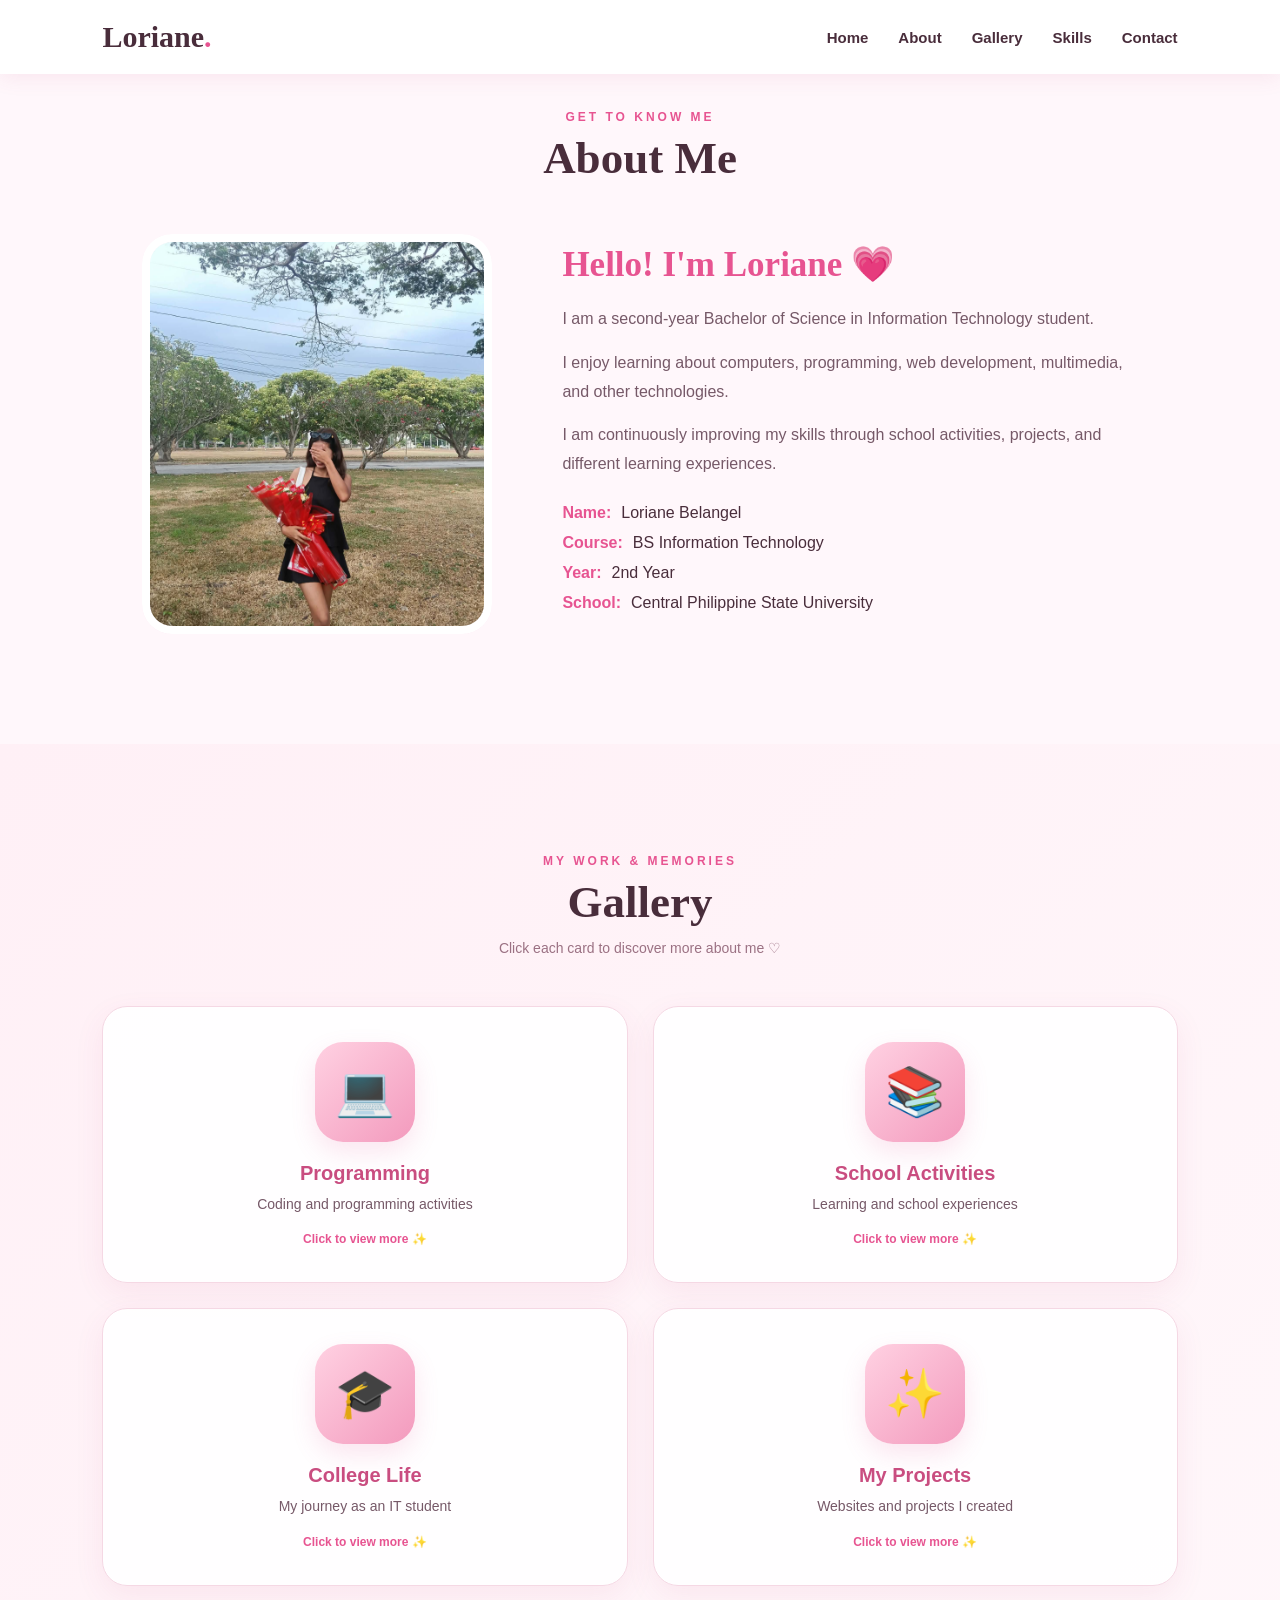
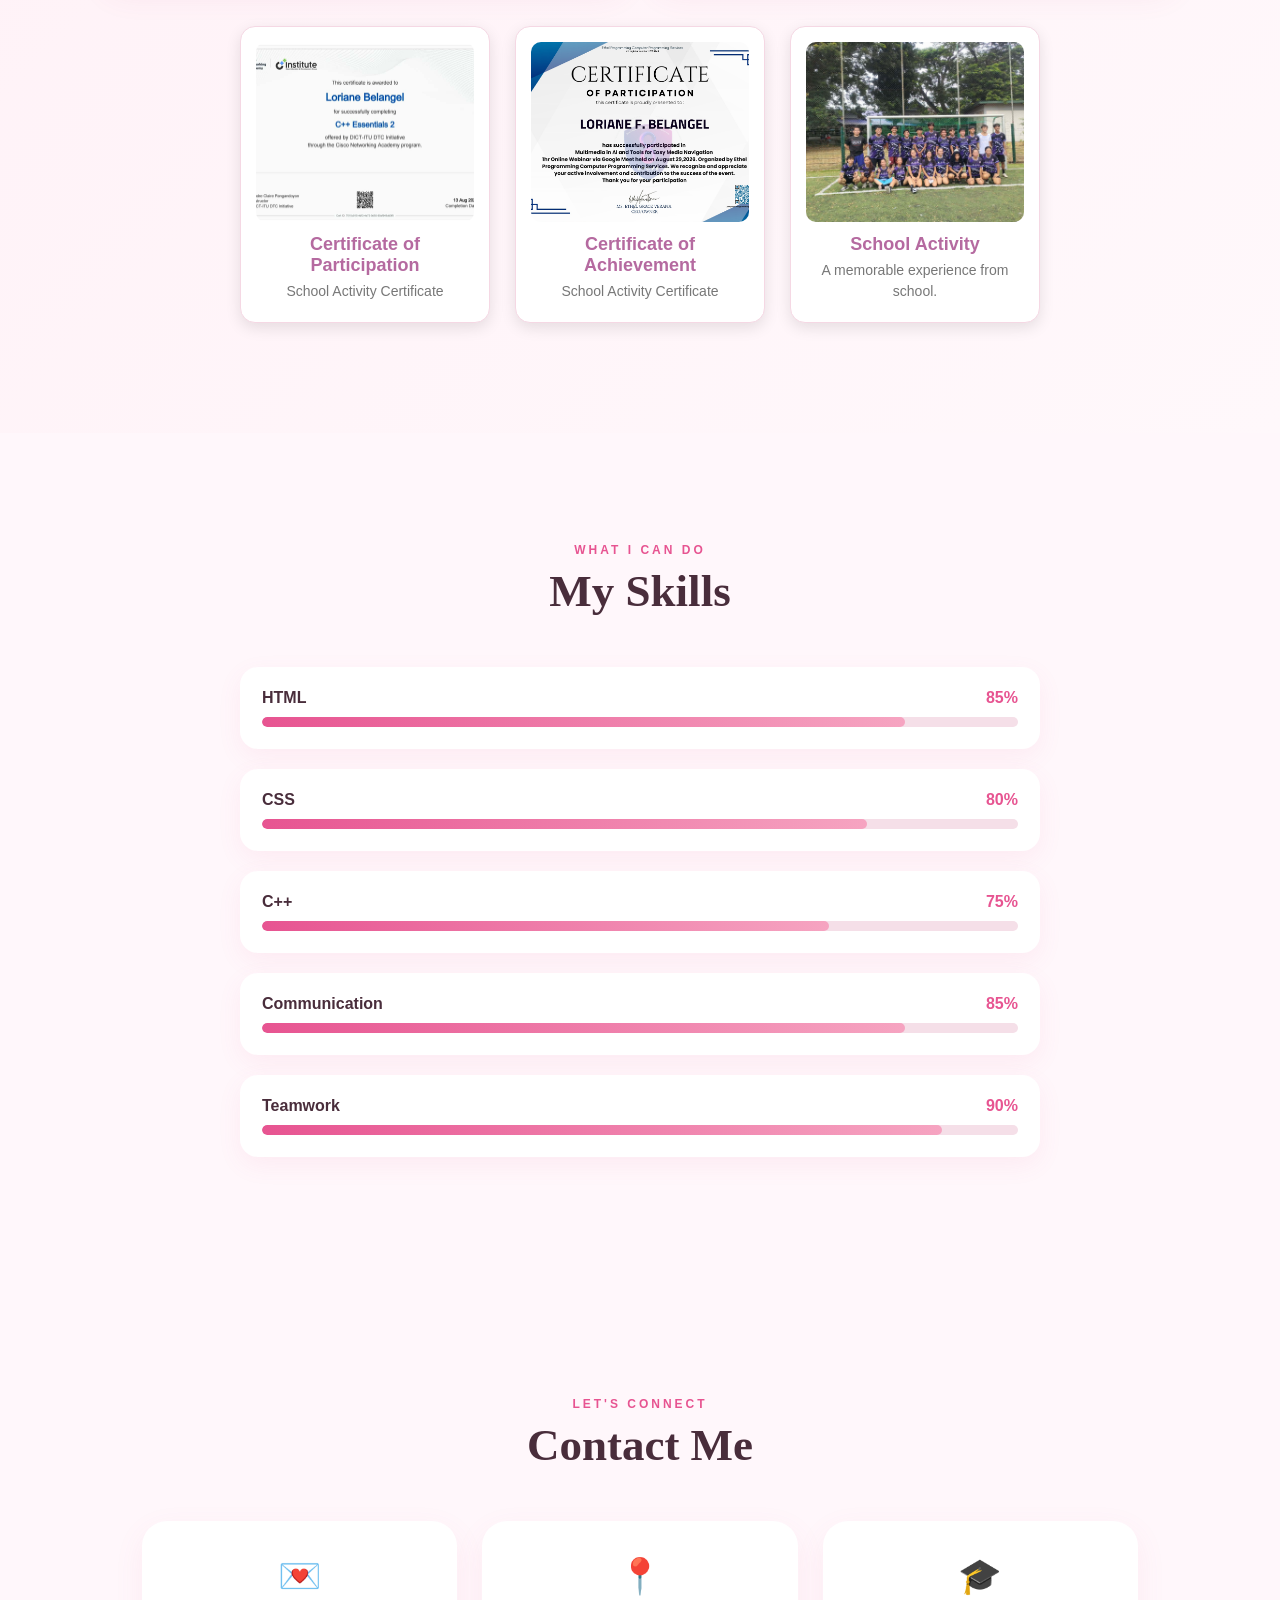
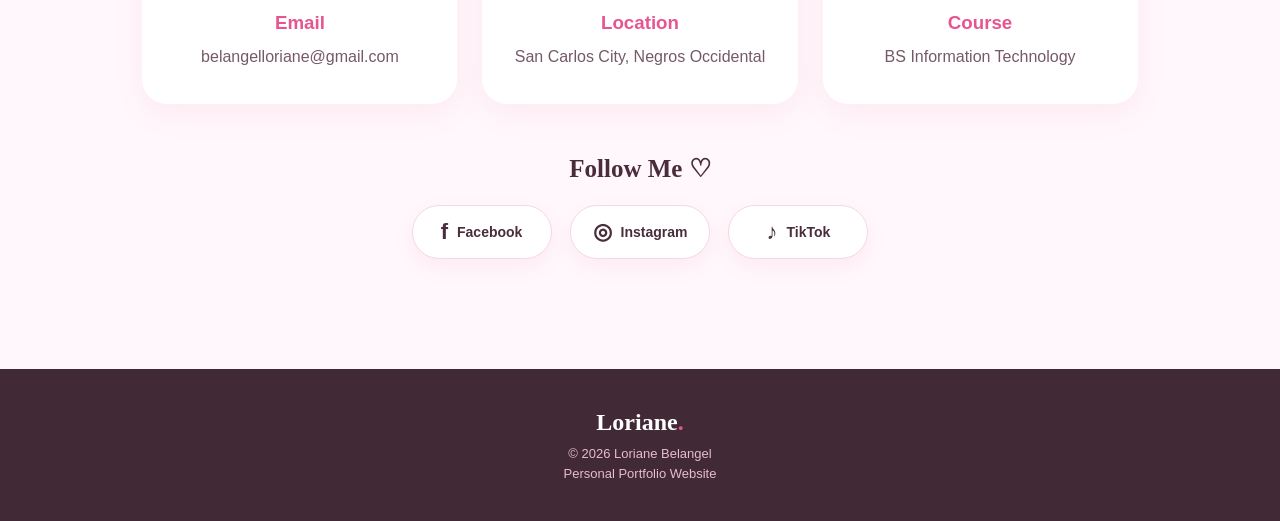
<file: index.html/index.html/index.html>
<!DOCTYPE html>
<html lang="en">

<head>
    <meta charset="UTF-8">

    <meta name="viewport"
          content="width=device-width, initial-scale=1.0">

    <title>Loriane Belangel | Portfolio</title>

    <link rel="stylesheet" href="style.css">
</head>

<body>

<nav>

    <div class="logo">
        Loriane<span>.</span>
    </div>

    <div class="nav-links">

        <a href="index.html">
            Home
        </a>

        <a href="#about">
            About
        </a>

        <a href="#gallery">
            Gallery
        </a>

        <a href="#skills">
            Skills
        </a>

        <a href="#contact">
            Contact
        </a>

    </div>

</nav>


<section id="about" class="section about">

    <div class="section-title">

        <p>
            GET TO KNOW ME
        </p>

        <h2>
            About Me
        </h2>

    </div>


    <div class="about-content">

        <div class="about-image">

            <img src="loriane.jpg"
                 alt="Loriane Belangel">

        </div>


        <div class="about-text">

            <h2>
                Hello! I'm Loriane 💗
            </h2>

            <p>
                I am a second-year Bachelor of Science
                in Information Technology student.
            </p>

            <p>
                I enjoy learning about computers,
                programming, web development,
                multimedia, and other technologies.
            </p>

            <p>
                I am continuously improving my skills
                through school activities, projects,
                and different learning experiences.
            </p>


            <div class="info">

                <div>
                    <strong>Name:</strong>
                    <span>Loriane Belangel</span>
                </div>

                <div>
                    <strong>Course:</strong>
                    <span>BS Information Technology</span>
                </div>

                <div>
                    <strong>Year:</strong>
                    <span>2nd Year</span>
                </div>

                <div>
                    <strong>School:</strong>
                    <span>Central Philippine State University</span>
                </div>

            </div>

        </div>

    </div>

</section>



<section id="gallery"
         class="section gallery-section">

    <div class="section-title">

        <p>
            MY WORK & MEMORIES
        </p>

        <h2>
            Gallery
        </h2>

        <span class="gallery-subtitle">
            Click each card to discover more about me ♡
        </span>

    </div>


    <div class="gallery">


        <details class="gallery-card">

            <summary>

                <div class="gallery-icon">
                    💻
                </div>

                <h3>
                    Programming
                </h3>

                <p>
                    Coding and programming activities
                </p>

                <span class="click-text">
                    Click to view more ✨
                </span>

            </summary>


            <div class="gallery-content">

                <h4>
                    My Programming Journey 💻
                </h4>

                <p>
                    Programming is one of the skills
                    I am developing as an Information
                    Technology student.
                </p>

                <p>
                    I am learning how to create programs,
                    understand algorithms, and solve
                    problems using code.
                </p>

                <p>
                    I have experience with C++ and I am
                    also learning HTML and CSS for
                    creating websites.
                </p>


                <div class="content-tags">

                    <span>C++</span>
                    <span>HTML</span>
                    <span>CSS</span>
                    <span>Problem Solving</span>

                </div>

            </div>

        </details>



        <details class="gallery-card">

            <summary>

                <div class="gallery-icon">
                    📚
                </div>

                <h3>
                    School Activities
                </h3>

                <p>
                    Learning and school experiences
                </p>

                <span class="click-text">
                    Click to view more ✨
                </span>

            </summary>


            <div class="gallery-content">

                <h4>
                    My School Activities 📚
                </h4>

                <p>
                    School activities help me improve
                    my knowledge, communication skills,
                    creativity, and teamwork.
                </p>

                <p>
                    Through different activities,
                    presentations, and projects, I gain
                    new experiences that help me become
                    more confident as a student.
                </p>

                <p>
                    Every activity gives me an opportunity
                    to learn something new.
                </p>


                <div class="content-tags">

                    <span>Projects</span>
                    <span>Presentations</span>
                    <span>Research</span>
                    <span>Teamwork</span>

                </div>

            </div>

        </details>



        <details class="gallery-card">

            <summary>

                <div class="gallery-icon">
                    🎓
                </div>

                <h3>
                    College Life
                </h3>

                <p>
                    My journey as an IT student
                </p>

                <span class="click-text">
                    Click to view more ✨
                </span>

            </summary>


            <div class="gallery-content">

                <h4>
                    My College Journey 🎓
                </h4>

                <p>
                    College life has given me many
                    opportunities to learn new things
                    and discover my interests.
                </p>

                <p>
                    Being an IT student allows me to
                    explore programming, web development,
                    computer technology, and multimedia.
                </p>

                <p>
                    My college journey continues to help
                    me grow both academically and personally.
                </p>


                <div class="content-tags">

                    <span>BSIT</span>
                    <span>Learning</span>
                    <span>Technology</span>
                    <span>Growth</span>

                </div>

            </div>

        </details>



        <details class="gallery-card">

            <summary>

                <div class="gallery-icon">
                    ✨
                </div>

                <h3>
                    My Projects
                </h3>

                <p>
                    Websites and projects I created
                </p>

                <span class="click-text">
                    Click to view more ✨
                </span>

            </summary>


            <div class="gallery-content">

                <h4>
                    My Projects ✨
                </h4>

                <p>
                    My projects allow me to apply the
                    knowledge and skills that I learn
                    in class.
                </p>

                <p>
                    Some of my projects include personal
                    portfolio websites, programming
                    activities, HTML and CSS designs,
                    and other IT-related school projects.
                </p>

                <p>
                    Each project helps me improve my
                    creativity, coding, and problem-solving
                    skills.
                </p>


                <div class="content-tags">

                    <span>Portfolio</span>
                    <span>Web Design</span>
                    <span>C++</span>
                    <span>HTML/CSS</span>

                </div>

            </div>

        </details>

    </div>



    <div class="certificate-gallery">


        <div class="certificate-card">

            <img src="mycert 1.jpg" alt="Certificate of Participation">

            <h3>
                Certificate of Participation
            </h3>

            <p>
                School Activity Certificate
            </p>

        </div>


        <div class="certificate-card">

            <img src="mycert 2.jpg" alt="Certificate of Achievement">

            <h3>
                Certificate of Achievement
            </h3>

            <p>
                School Activity Certificate
            </p>

        </div>


        <div class="certificate-card">

            <img src="mypic.jpg" alt="My School Activity">

            <h3>
                School Activity
            </h3>

            <p>
                A memorable experience from school.
            </p>

        </div>


    </div>

</section>



<section id="skills"
         class="section skills-section">

    <div class="section-title">

        <p>
            WHAT I CAN DO
        </p>

        <h2>
            My Skills
        </h2>

    </div>


    <div class="skills">


        <div class="skill">

            <div class="skill-header">

                <span>
                    HTML
                </span>

                <span>
                    85%
                </span>

            </div>

            <div class="bar">

                <div class="fill html"></div>

            </div>

        </div>



        <div class="skill">

            <div class="skill-header">

                <span>
                    CSS
                </span>

                <span>
                    80%
                </span>

            </div>

            <div class="bar">

                <div class="fill css"></div>

            </div>

        </div>



        <div class="skill">

            <div class="skill-header">

                <span>
                    C++
                </span>

                <span>
                    75%
                </span>

            </div>

            <div class="bar">

                <div class="fill cpp"></div>

            </div>

        </div>



        <div class="skill">

            <div class="skill-header">

                <span>
                    Communication
                </span>

                <span>
                    85%
                </span>

            </div>

            <div class="bar">

                <div class="fill communication"></div>

            </div>

        </div>



        <div class="skill">

            <div class="skill-header">

                <span>
                    Teamwork
                </span>

                <span>
                    90%
                </span>

            </div>

            <div class="bar">

                <div class="fill teamwork"></div>

            </div>

        </div>


    </div>

</section>



<section id="contact"
         class="section contact-section">

    <div class="section-title">

        <p>
            LET'S CONNECT
        </p>

        <h2>
            Contact Me
        </h2>

    </div>


    <div class="contact">


        <div class="contact-card">

            <div class="contact-icon">
                💌
            </div>

            <h3>
                Email
            </h3>

            <p>
                <a href="mailto:belangelloriane@gmail.com">
                    belangelloriane@gmail.com
                </a>
            </p>

        </div>



        <div class="contact-card">

            <div class="contact-icon">
                📍
            </div>

            <h3>
                Location
            </h3>

            <p>
                San Carlos City,
                Negros Occidental
            </p>

        </div>



        <div class="contact-card">

            <div class="contact-icon">
                🎓
            </div>

            <h3>
                Course
            </h3>

            <p>
                BS Information Technology
            </p>

        </div>


    </div>


    <div class="social-media">

        <h3>
            Follow Me ♡
        </h3>

        <div class="social-links">

            <a class="social-link"
               href="https://www.facebook.com/loriane.belangel"
               target="_blank"
               rel="noopener noreferrer">

                <span>f</span>
                Facebook

            </a>


            <a class="social-link"
               href="https://www.instagram.com/lorblngl_"
               target="_blank"
               rel="noopener noreferrer">

                <span>◎</span>
                Instagram

            </a>


            <a class="social-link"
               href="https://www.tiktok.com/@lor_iane147"
               target="_blank"
               rel="noopener noreferrer">

                <span>♪</span>
                TikTok

            </a>

        </div>

    </div>

</section>



<footer>

    <h2>
        Loriane<span>.</span>
    </h2>

    <p>
        © 2026 Loriane Belangel
    </p>

    <p>
        Personal Portfolio Website
    </p>

</footer>


</body>

</html>
</file>
<file: index.html/index.html/style.css>
* {
    margin: 0;
    padding: 0;
    box-sizing: border-box;
    scroll-behavior: smooth;
}

body {
    font-family: Arial, sans-serif;
    background: #fff7fb;
    color: #492d3b;
}

nav {
    position: fixed;
    top: 0;
    left: 0;
    width: 100%;
    padding: 20px 8%;
    display: flex;
    justify-content: space-between;
    align-items: center;
    background: rgba(255, 255, 255, 0.94);
    backdrop-filter: blur(12px);
    box-shadow: 0 3px 20px rgba(190, 70, 120, 0.10);
    z-index: 1000;
}

.logo {
    font-family: Georgia, serif;
    font-size: 30px;
    font-weight: bold;
    color: #492d3b;
}

.logo span {
    color: #e75491;
}

.nav-links {
    display: flex;
    gap: 30px;
}

.nav-links a {
    text-decoration: none;
    color: #492d3b;
    font-size: 15px;
    font-weight: 600;
    transition: 0.3s;
}

.nav-links a:hover,
.nav-links a.active {
    color: #e75491;
}

.landing {
    min-height: 100vh;
    padding: 150px 10% 80px;
    display: flex;
    justify-content: space-between;
    align-items: center;
    gap: 70px;
    background:
        radial-gradient(
            circle at 80% 30%,
            #ffd6e5,
            transparent 30%
        ),
        linear-gradient(
            135deg,
            #fff7fb,
            #ffe8f1
        );
}

.landing-text {
    max-width: 600px;
}

.welcome {
    color: #e75491;
    letter-spacing: 3px;
    font-weight: bold;
    font-size: 13px;
    margin-bottom: 20px;
}

.landing-text h1 {
    font-family: Georgia, serif;
    font-size: 60px;
    line-height: 1.15;
    margin-bottom: 15px;
}

.landing-text h1 span {
    color: #e75491;
}

.landing-text h2 {
    font-size: 22px;
    margin-bottom: 20px;
    font-weight: 500;
}

.intro {
    color: #765968;
    line-height: 1.8;
    font-size: 17px;
    margin-bottom: 30px;
}

.btn {
    display: inline-block;
    padding: 14px 28px;
    border-radius: 30px;
    background: #e75491;
    color: white;
    text-decoration: none;
    font-weight: bold;
    box-shadow: 0 10px 25px rgba(231, 84, 145, 0.3);
    transition: 0.3s;
}

.btn:hover {
    background: #c83d78;
    transform: translateY(-4px);
}

.landing-picture {
    display: flex;
    justify-content: center;
    align-items: center;
}

.picture-border {
    width: 350px;
    height: 350px;
    border-radius: 50%;
    padding: 10px;
    background:
        linear-gradient(
            135deg,
            #e75491,
            #ffc1d8,
            #e75491
        );
    box-shadow: 0 25px 60px rgba(231, 84, 145, 0.3);
}

.picture-border img {
    width: 100%;
    height: 100%;
    object-fit: cover;
    border-radius: 50%;
    border: 8px solid white;
}

.section {
    max-width: 1200px;
    margin: auto;
    padding: 110px 8%;
}

.section-title {
    text-align: center;
    margin-bottom: 50px;
}

.section-title p {
    color: #e75491;
    letter-spacing: 3px;
    font-size: 12px;
    font-weight: bold;
}

.section-title h2 {
    font-family: Georgia, serif;
    font-size: 45px;
    margin-top: 8px;
}

.about-content {
    display: grid;
    grid-template-columns: 350px 1fr;
    gap: 70px;
    align-items: center;
}

.about-image {
    width: 350px;
    height: 400px;
    overflow: hidden;
    border-radius: 30px;
}

.about-image img {
    width: 100%;
    height: 100%;
    object-fit: cover;
    object-position: center;
    border-radius: 30px;
    border: 8px solid white;
    box-shadow: 0 20px 50px rgba(231, 84, 145, 0.15);
}

.about-text h2 {
    color: #e75491;
    margin-bottom: 20px;
    font-family: Georgia, serif;
    font-size: 35px;
}

.about-text p {
    line-height: 1.8;
    color: #765968;
    margin-bottom: 15px;
}

.info {
    margin-top: 25px;
}

.info div {
    display: flex;
    gap: 10px;
    margin-bottom: 12px;
}

.info strong {
    color: #e75491;
}

.gallery-section {
    max-width: none;
    background:
        linear-gradient(
            135deg,
            #fff0f6,
            #fff8fb
        );
}

.gallery-subtitle {
    display: block;
    margin-top: 12px;
    color: #9b7183;
    font-size: 14px;
}

.gallery {
    max-width: 1150px;
    margin: auto;
    display: grid;
    grid-template-columns: repeat(2, 1fr);
    gap: 25px;
}

.gallery-card {
    background: rgba(255, 255, 255, 0.95);
    border: 1px solid #f5d8e4;
    border-radius: 25px;
    overflow: hidden;
    box-shadow: 0 10px 30px rgba(190, 70, 120, 0.08);
    transition: all 0.4s ease;
    cursor: pointer;
}

.gallery-card:hover {
    transform: translateY(-8px);
    box-shadow: 0 20px 45px rgba(231, 84, 145, 0.18);
    border-color: #efa4bd;
}

.gallery-card summary {
    list-style: none;
    padding: 35px;
    text-align: center;
}

.gallery-card summary::-webkit-details-marker {
    display: none;
}

.gallery-icon {
    width: 100px;
    height: 100px;
    margin: 0 auto 20px;
    border-radius: 28px;
    background:
        linear-gradient(
            135deg,
            #ffd1e2,
            #f39abd
        );
    display: flex;
    justify-content: center;
    align-items: center;
    font-size: 48px;
    box-shadow: 0 10px 25px rgba(231, 84, 145, 0.15);
    transition: 0.4s;
}

.gallery-card:hover .gallery-icon {
    transform: scale(1.08) rotate(-3deg);
}

.gallery-card h3 {
    color: #c94d80;
    font-size: 20px;
    margin-bottom: 8px;
}

.gallery-card summary p {
    color: #765968;
    font-size: 14px;
    line-height: 1.6;
    margin-bottom: 12px;
}

.click-text {
    display: inline-block;
    color: #e75491;
    font-size: 12px;
    font-weight: bold;
    margin-top: 5px;
    transition: 0.3s;
}

.gallery-card:hover .click-text {
    letter-spacing: 0.5px;
}

.gallery-card[open] {
    border: 2px solid #efa4bd;
    box-shadow: 0 20px 50px rgba(231, 84, 145, 0.20);
}

.gallery-card[open] .click-text {
    color: #c83d78;
}

.gallery-content {
    padding: 0 35px 35px;
    animation: openContent 0.4s ease;
}

.gallery-content::before {
    content: "";
    display: block;
    width: 80%;
    height: 1px;
    margin: 0 auto 25px;
    background: #f3d5e1;
}

.gallery-content h4 {
    text-align: center;
    color: #e75491;
    font-family: Georgia, serif;
    font-size: 23px;
    margin-bottom: 15px;
}

.gallery-content p {
    color: #765968;
    font-size: 14px;
    line-height: 1.8;
    margin-bottom: 12px;
    text-align: left;
}

.content-tags {
    display: flex;
    flex-wrap: wrap;
    justify-content: center;
    gap: 8px;
    margin-top: 20px;
}

.content-tags span {
    padding: 7px 13px;
    background: #fff0f6;
    color: #d65387;
    border: 1px solid #f4c8d8;
    border-radius: 20px;
    font-size: 11px;
    font-weight: bold;
}

.certificate-gallery {
    display: flex;
    justify-content: center;
    align-items: stretch;
    gap: 25px;
    flex-wrap: wrap;
    margin-top: 40px;
    max-width: 1150px;
    margin-left: auto;
    margin-right: auto;
}

.certificate-card {
    width: 250px;
    background: #ffffff;
    padding: 15px;
    border-radius: 15px;
    box-shadow: 0 5px 15px rgba(0, 0, 0, 0.1);
    text-align: center;
    transition: 0.3s;
    border: 1px solid #f5d8e4;
    overflow: hidden;
}

.certificate-card:hover {
    transform: translateY(-7px);
    box-shadow: 0 15px 30px rgba(231, 84, 145, 0.18);
    border-color: #efa4bd;
}

.certificate-card img {
    width: 100%;
    height: 180px;
    display: block;
    object-fit: cover;
    object-position: center;
    border-radius: 10px;
}

.certificate-card h3 {
    color: #b56aa0;
    margin: 12px 0 5px;
    font-size: 18px;
}

.certificate-card p {
    color: #777;
    font-size: 14px;
    line-height: 1.5;
    margin-bottom: 5px;
}

@keyframes openContent {
    from {
        opacity: 0;
        transform: translateY(-10px);
    }

    to {
        opacity: 1;
        transform: translateY(0);
    }
}

.skills {
    max-width: 800px;
    margin: auto;
}

.skill {
    background: white;
    padding: 22px;
    border-radius: 18px;
    margin-bottom: 20px;
    box-shadow: 0 8px 25px rgba(231, 84, 145, 0.08);
}

.skill-header {
    display: flex;
    justify-content: space-between;
    margin-bottom: 10px;
    font-weight: bold;
}

.skill-header span:last-child {
    color: #e75491;
}

.bar {
    height: 10px;
    background: #f5dfe8;
    border-radius: 20px;
    overflow: hidden;
}

.fill {
    height: 100%;
    border-radius: 20px;
    background:
        linear-gradient(
            90deg,
            #e75491,
            #f6a4c1
        );
}

.html {
    width: 85%;
}

.css {
    width: 80%;
}

.cpp {
    width: 75%;
}

.communication {
    width: 85%;
}

.teamwork {
    width: 90%;
}

.contact-section {
    background: #fff7fb;
}

.contact {
    max-width: 1000px;
    margin: auto;
    display: grid;
    grid-template-columns: repeat(3, 1fr);
    gap: 25px;
}

.contact-card {
    background: white;
    text-align: center;
    padding: 35px 20px;
    border-radius: 25px;
    box-shadow: 0 10px 30px rgba(231, 84, 145, 0.08);
    transition: 0.3s;
}

.contact-card:hover {
    transform: translateY(-7px);
}

.contact-icon {
    font-size: 35px;
    margin-bottom: 15px;
}

.contact-card h3 {
    color: #e75491;
    margin-bottom: 10px;
}

.contact-card p {
    color: #765968;
    line-height: 1.6;
}

.contact-card a {
    color: #765968;
    text-decoration: none;
    transition: 0.3s;
}

.contact-card a:hover {
    color: #e75491;
    text-decoration: underline;
}

.social-media {
    text-align: center;
    margin-top: 50px;
}

.social-media h3 {
    color: #492d3b;
    font-family: Georgia, serif;
    font-size: 25px;
    margin-bottom: 22px;
}

.social-links {
    display: flex;
    justify-content: center;
    align-items: center;
    gap: 18px;
    flex-wrap: wrap;
}

.social-link {
    display: flex;
    align-items: center;
    justify-content: center;
    gap: 9px;
    min-width: 140px;
    padding: 13px 22px;
    border-radius: 30px;
    text-decoration: none;
    color: #492d3b;
    background: white;
    border: 1px solid #f5d8e4;
    box-shadow: 0 8px 20px rgba(231, 84, 145, 0.08);
    font-size: 14px;
    font-weight: bold;
    transition: all 0.3s ease;
}

.social-link span {
    font-size: 22px;
}

.social-link:hover {
    transform: translateY(-5px);
    background: #e75491;
    color: white;
    border-color: #e75491;
    box-shadow: 0 12px 25px rgba(231, 84, 145, 0.25);
}

footer {
    text-align: center;
    padding: 40px 20px;
    background: #422936;
    color: white;
}

footer h2 {
    font-family: Georgia, serif;
    margin-bottom: 10px;
}

footer h2 span {
    color: #e75491;
}

footer p {
    color: #e5bdcc;
    font-size: 13px;
    margin-top: 5px;
}

@media (max-width: 900px) {

    .landing {
        flex-direction: column;
        text-align: center;
        padding-top: 150px;
    }

    .about-content {
        grid-template-columns: 1fr;
    }

    .about-image {
        max-width: 350px;
        margin: auto;
    }

    .gallery {
        grid-template-columns: repeat(2, 1fr);
    }

    .contact {
        grid-template-columns: 1fr;
    }

    .certificate-card {
        width: 250px;
    }

}

@media (max-width: 600px) {

    nav {
        flex-direction: column;
        gap: 15px;
    }

    .nav-links {
        gap: 15px;
        flex-wrap: wrap;
        justify-content: center;
    }

    .landing-text h1 {
        font-size: 42px;
    }

    .landing-text h2 {
        font-size: 18px;
    }

    .picture-border {
        width: 270px;
        height: 270px;
    }

    .gallery {
        grid-template-columns: 1fr;
    }

    .gallery-content {
        padding: 0 25px 30px;
    }

    .gallery-card summary {
        padding: 30px 20px;
    }

    .section-title h2 {
        font-size: 38px;
    }

    .certificate-gallery {
        flex-direction: column;
        align-items: center;
        gap: 20px;
        margin-top: 30px;
    }

    .certificate-card {
        width: 90%;
        max-width: 300px;
    }

    .certificate-card img {
        height: 280px;
        object-fit: contain;
    }

    .social-links {
        flex-direction: column;
        width: 100%;
    }

    .social-link {
        width: 90%;
        max-width: 280px;
    }

}
</file>
